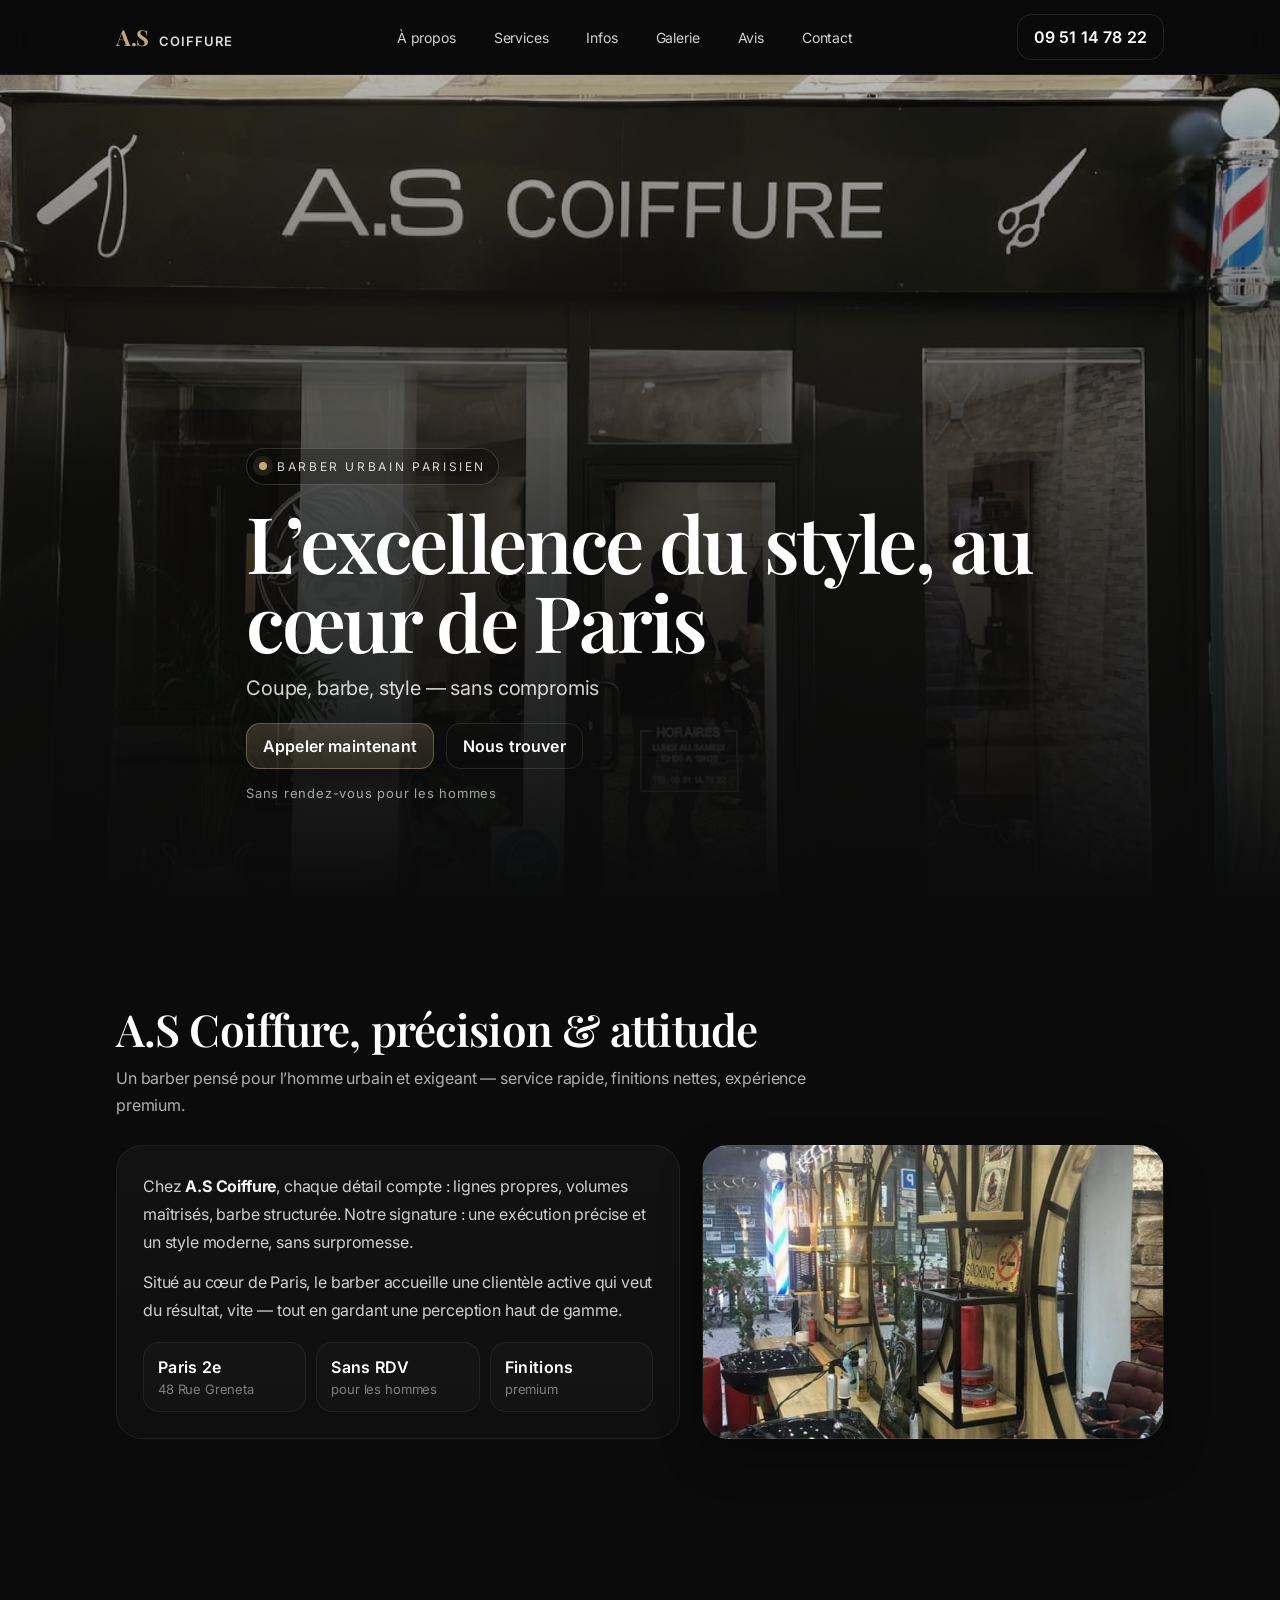
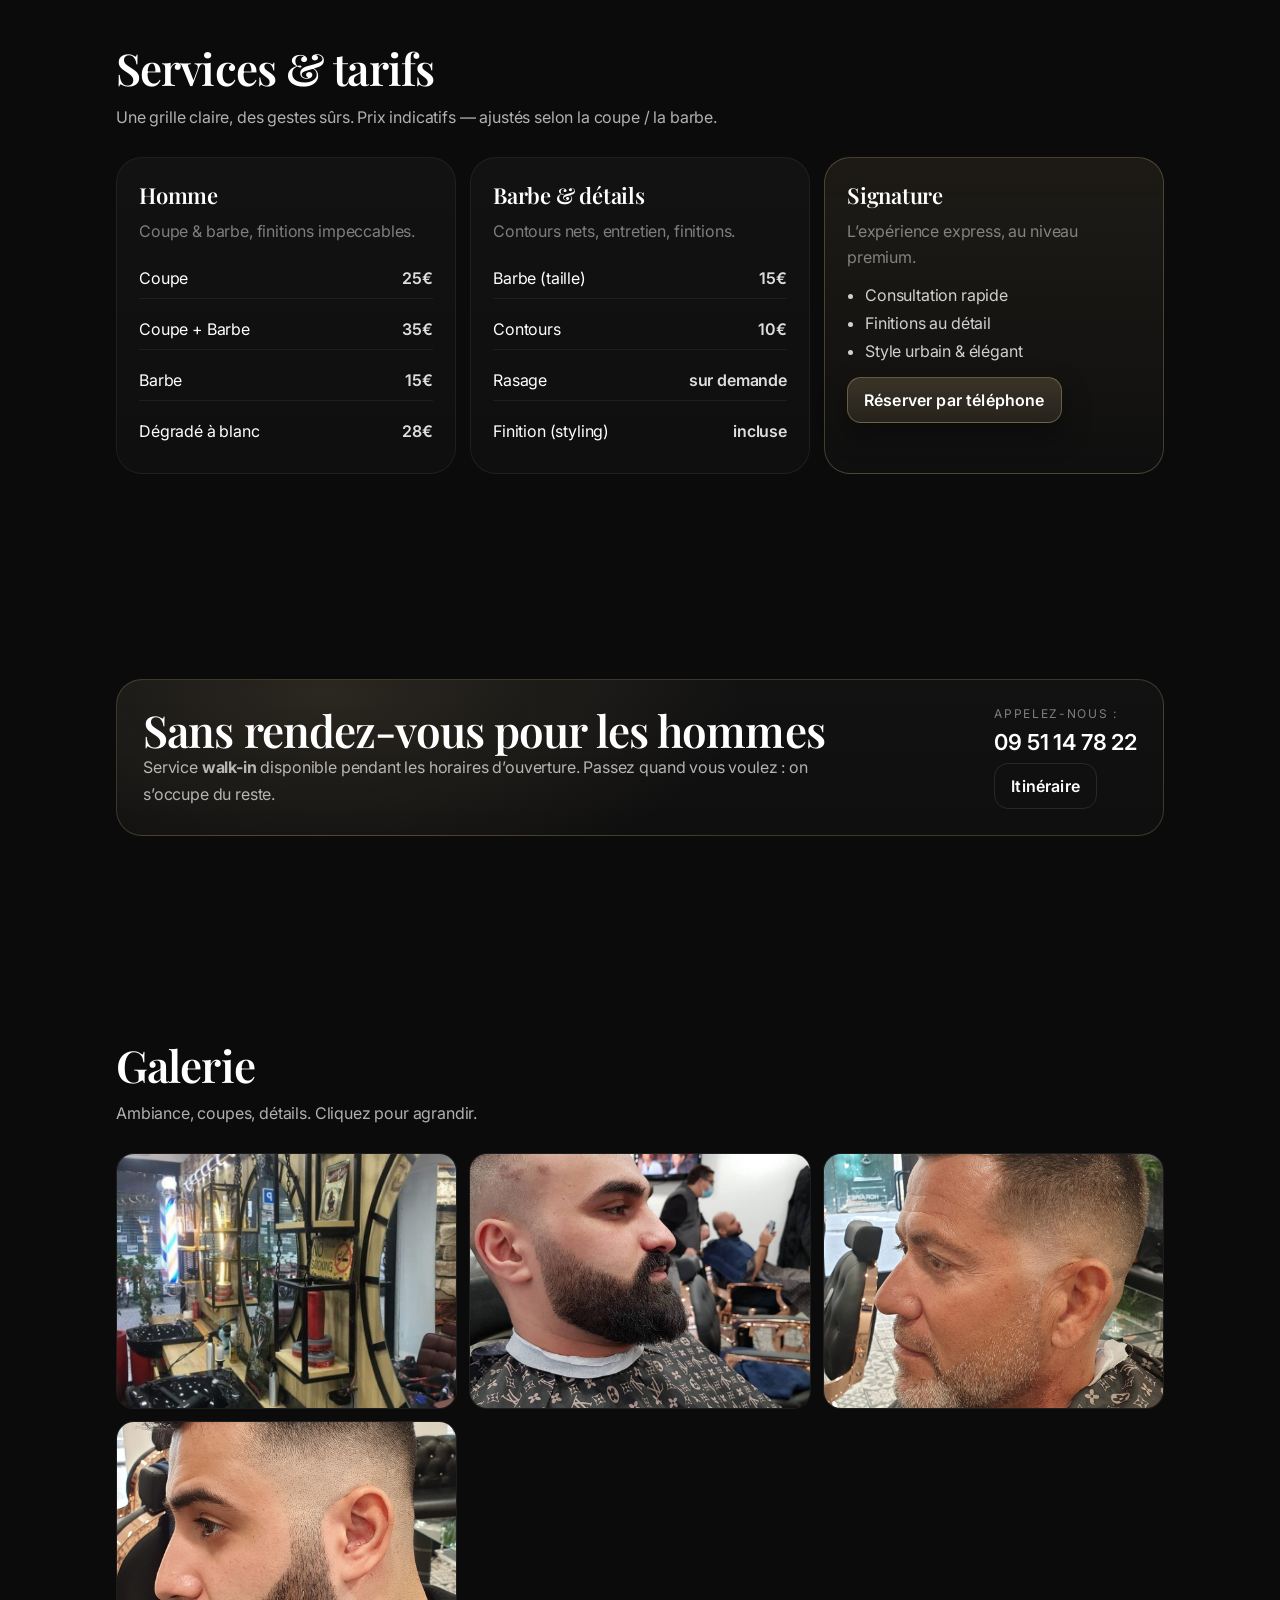
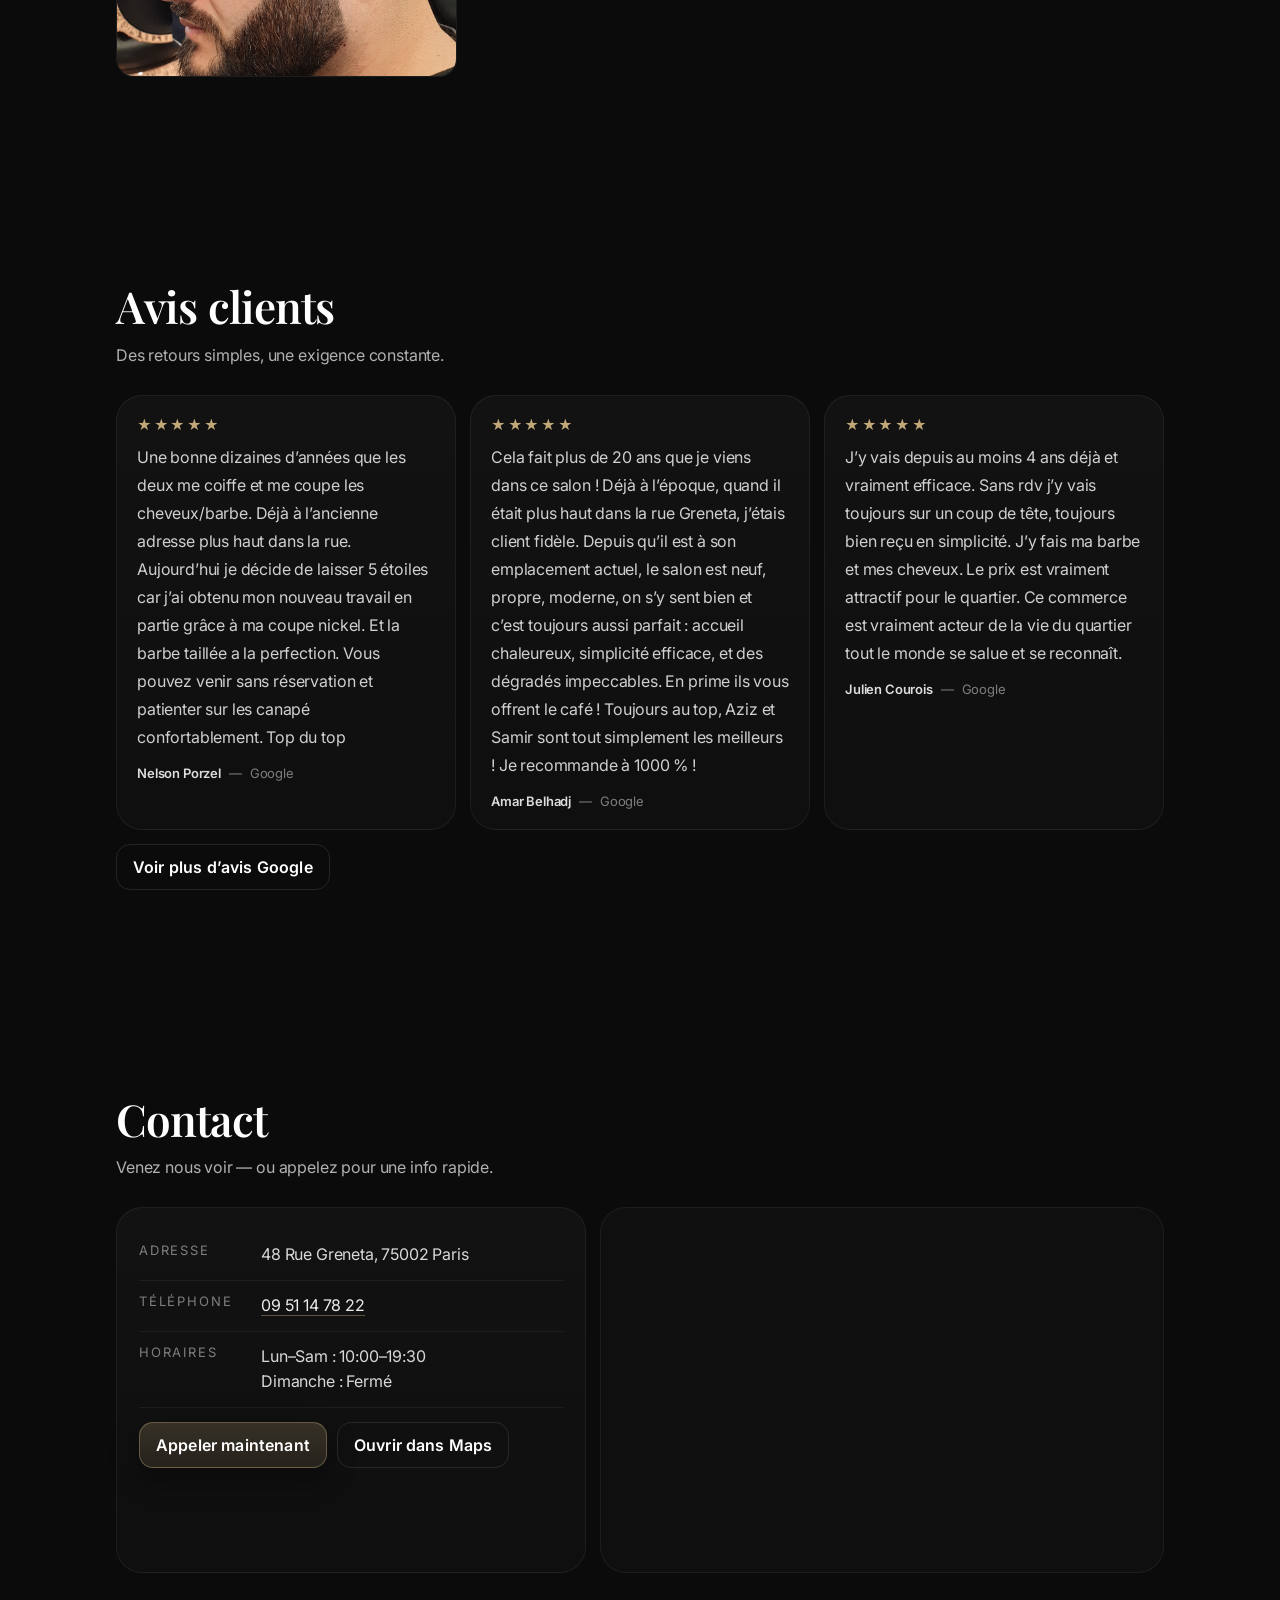
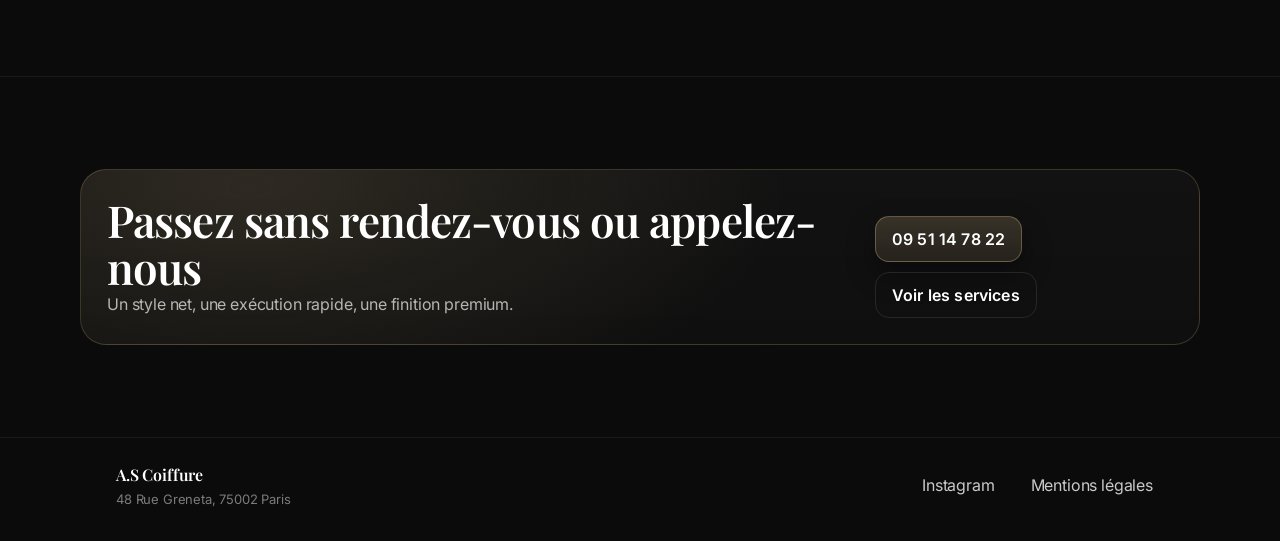
<file: index.html>
<!doctype html>
<html lang="fr">
  <head>
    <meta charset="utf-8" />
    <meta name="viewport" content="width=device-width, initial-scale=1" />
    <meta name="description" content="A.S Coiffure — salon urbain parisien. Coupe, barbe, style — sans compromis." />
    <title>A.S Coiffure — Paris</title>
    <link rel="preconnect" href="https://fonts.googleapis.com" />
    <link rel="preconnect" href="https://fonts.gstatic.com" crossorigin />
    <link href="https://fonts.googleapis.com/css2?family=Inter:wght@300;400;500;600&family=Playfair+Display:wght@500;600;700&display=swap" rel="stylesheet" />
    <link rel="stylesheet" href="styles.css" />
  </head>
  <body>
    <a class="skip" href="#main">Aller au contenu</a>

    <header class="header" id="top">
      <div class="container headerInner">
        <a class="brand" href="#top" aria-label="A.S Coiffure">
          <span class="brandMark" aria-hidden="true">A.S</span>
          <span class="brandText">Coiffure</span>
        </a>

        <nav class="nav" aria-label="Navigation">
          <a class="navLink" href="#about">À propos</a>
          <a class="navLink" href="#services">Services</a>
          <a class="navLink" href="#keyinfo">Infos</a>
          <a class="navLink" href="#gallery">Galerie</a>
          <a class="navLink" href="#avis">Avis</a>
          <a class="navLink" href="#contact">Contact</a>
        </nav>

        <div class="headerActions">
          <a class="btn btnGhost" href="tel:+33951147822">09 51 14 78 22</a>
          <button class="burger" type="button" aria-label="Ouvrir le menu" aria-expanded="false" aria-controls="mobileMenu">
            <span></span><span></span>
          </button>
        </div>
      </div>

      <div class="mobileMenu" id="mobileMenu" hidden>
        <div class="container mobileMenuInner">
          <a class="mobileLink" href="#about">À propos</a>
          <a class="mobileLink" href="#services">Services</a>
          <a class="mobileLink" href="#keyinfo">Infos</a>
          <a class="mobileLink" href="#gallery">Galerie</a>
          <a class="mobileLink" href="#avis">Avis</a>
          <a class="mobileLink" href="#contact">Contact</a>
          <div class="mobileCtas">
            <a class="btn" href="tel:+33951147822">Appeler maintenant</a>
            <a class="btn btnGhost" href="#contact">Nous trouver</a>
          </div>
        </div>
      </div>
    </header>

    <main id="main">
      <section class="hero" aria-label="A.S Coiffure">
        <div class="heroMedia" aria-hidden="true"></div>
        <div class="heroOverlay" aria-hidden="true"></div>

        <div class="container heroContent">
          <div class="heroKicker" data-reveal>
            <span class="dot" aria-hidden="true"></span>
            Barber urbain parisien
          </div>
          <h1 class="heroTitle" data-reveal>L’excellence du style, au cœur de Paris</h1>
          <p class="heroSub" data-reveal>Coupe, barbe, style — sans compromis</p>

          <div class="heroCtas" data-reveal>
            <a class="btn" href="tel:+33951147822">Appeler maintenant</a>
            <a class="btn btnGhost" href="#contact">Nous trouver</a>
          </div>

          <p class="heroNote" data-reveal>Sans rendez-vous pour les hommes</p>
        </div>
      </section>

      <section class="section" id="about">
        <div class="container">
          <div class="sectionHead" data-reveal>
            <h2 class="h2">A.S Coiffure, précision & attitude</h2>
            <p class="lead">Un barber pensé pour l’homme urbain et exigeant — service rapide, finitions nettes, expérience premium.</p>
          </div>

          <div class="aboutGrid">
            <div class="aboutText" data-reveal>
              <p>Chez <strong>A.S Coiffure</strong>, chaque détail compte : lignes propres, volumes maîtrisés, barbe structurée. Notre signature : une exécution précise et un style moderne, sans surpromesse.</p>
              <p>Situé au cœur de Paris, le barber accueille une clientèle active qui veut du résultat, vite — tout en gardant une perception haut de gamme.</p>
              <div class="aboutStats">
                <div class="stat">
                  <div class="statVal">Paris 2e</div>
                  <div class="statLbl">48 Rue Greneta</div>
                </div>
                <div class="stat">
                  <div class="statVal">Sans RDV</div>
                  <div class="statLbl">pour les hommes</div>
                </div>
                <div class="stat">
                  <div class="statVal">Finitions</div>
                  <div class="statLbl">premium</div>
                </div>
              </div>
            </div>
            <div class="aboutMedia" data-reveal aria-label="Intérieur du salon"></div>
          </div>
        </div>
      </section>

      <section class="section" id="services">
        <div class="container">
          <div class="sectionHead" data-reveal>
            <h2 class="h2">Services & tarifs</h2>
            <p class="lead">Une grille claire, des gestes sûrs. Prix indicatifs — ajustés selon la coupe / la barbe.</p>
          </div>

          <div class="servicesGrid">
            <article class="card" data-reveal>
              <div class="cardTop">
                <h3 class="h3">Homme</h3>
                <p class="muted">Coupe & barbe, finitions impeccables.</p>
              </div>
              <ul class="priceList">
                <li><span>Coupe</span><span class="price">25€</span></li>
                <li><span>Coupe + Barbe</span><span class="price">35€</span></li>
                <li><span>Barbe</span><span class="price">15€</span></li>
                <li><span>Dégradé à blanc</span><span class="price">28€</span></li>
              </ul>
            </article>

            <article class="card" data-reveal>
              <div class="cardTop">
                <h3 class="h3">Barbe & détails</h3>
                <p class="muted">Contours nets, entretien, finitions.</p>
              </div>
              <ul class="priceList">
                <li><span>Barbe (taille)</span><span class="price">15€</span></li>
                <li><span>Contours</span><span class="price">10€</span></li>
                <li><span>Rasage</span><span class="price">sur demande</span></li>
                <li><span>Finition (styling)</span><span class="price">incluse</span></li>
              </ul>
            </article>

            <article class="card cardAccent" data-reveal>
              <div class="cardTop">
                <h3 class="h3">Signature</h3>
                <p class="muted">L’expérience express, au niveau premium.</p>
              </div>
              <ul class="bullets">
                <li>Consultation rapide</li>
                <li>Finitions au détail</li>
                <li>Style urbain & élégant</li>
              </ul>
              <div class="cardCta">
                <a class="btn" href="tel:+33951147822">Réserver par téléphone</a>
              </div>
            </article>
          </div>
        </div>
      </section>

      <section class="section" id="keyinfo">
        <div class="container">
          <div class="keyInfo" data-reveal>
            <div class="keyInfoText">
              <h2 class="h2">Sans rendez-vous pour les hommes</h2>
              <p class="lead">Service <strong>walk-in</strong> disponible pendant les horaires d’ouverture. Passez quand vous voulez : on s’occupe du reste.</p>
            </div>
            <div class="keyInfoCta">
              <div class="keyInfoLine">Appelez-nous :</div>
              <a class="keyInfoPhone" href="tel:+33951147822">09 51 14 78 22</a>
              <a class="btn btnGhost" href="#contact">Itinéraire</a>
            </div>
          </div>
        </div>
      </section>

      <section class="section" id="gallery">
        <div class="container">
          <div class="sectionHead" data-reveal>
            <h2 class="h2">Galerie</h2>
            <p class="lead">Ambiance, coupes, détails. Cliquez pour agrandir.</p>
          </div>

          <div class="galleryGrid" data-reveal>
            <button class="gItem" type="button" data-lightbox data-src="photo/1.jpg" aria-label="Ouvrir l’image 1">
              <img alt="Galerie A.S Coiffure 1" loading="lazy" src="photo/1.jpg" />
            </button>
            <button class="gItem" type="button" data-lightbox data-src="photo/2.jpg" aria-label="Ouvrir l’image 2">
              <img alt="Galerie A.S Coiffure 2" loading="lazy" src="photo/2.jpg" />
            </button>
            <button class="gItem" type="button" data-lightbox data-src="photo/3.jpg" aria-label="Ouvrir l’image 3">
              <img alt="Galerie A.S Coiffure 3" loading="lazy" src="photo/3.jpg" />
            </button>
            <button class="gItem" type="button" data-lightbox data-src="photo/4.jpg" aria-label="Ouvrir l’image 4">
              <img alt="Galerie A.S Coiffure 4" loading="lazy" src="photo/4.jpg" />
            </button>
          </div>
        </div>
      </section>

      <section class="section" id="avis">
        <div class="container">
          <div class="sectionHead" data-reveal>
            <h2 class="h2">Avis clients</h2>
            <p class="lead">Des retours simples, une exigence constante.</p>
          </div>

          <div class="testimonials" data-reveal>
            <article class="tCard">
              <div class="stars" aria-label="5 étoiles">★★★★★</div>
              <p class="tText">Une bonne dizaines d’années que les deux me coiffe et me coupe les cheveux/barbe. Déjà à l’ancienne adresse plus haut dans la rue. Aujourd’hui je décide de laisser 5 étoiles car j’ai obtenu mon nouveau travail en partie grâce à ma coupe nickel. Et la barbe taillée a la perfection. Vous pouvez venir sans réservation et patienter sur les canapé confortablement. Top du top</p>
              <div class="tMeta"><span class="tName">Nelson Porzel</span><span class="tSep">—</span><span class="tWhere">Google</span></div>
            </article>
            <article class="tCard">
              <div class="stars" aria-label="5 étoiles">★★★★★</div>
              <p class="tText">Cela fait plus de 20 ans que je viens dans ce salon ! Déjà à l’époque, quand il était plus haut dans la rue Greneta, j’étais client fidèle. Depuis qu’il est à son emplacement actuel, le salon est neuf, propre, moderne, on s’y sent bien et c’est toujours aussi parfait : accueil chaleureux, simplicité efficace, et des dégradés impeccables. En prime ils vous offrent le café ! Toujours au top, Aziz et Samir sont tout simplement les meilleurs ! Je recommande à 1000 % !</p>
              <div class="tMeta"><span class="tName">Amar Belhadj</span><span class="tSep">—</span><span class="tWhere">Google</span></div>
            </article>
            <article class="tCard">
              <div class="stars" aria-label="5 étoiles">★★★★★</div>
              <p class="tText">J’y vais depuis au moins 4 ans déjà et vraiment efficace. Sans rdv j’y vais toujours sur un coup de tête, toujours bien reçu en simplicité. J’y fais ma barbe et mes cheveux. Le prix est vraiment attractif pour le quartier. Ce commerce est vraiment acteur de la vie du quartier tout le monde se salue et se reconnaît.</p>
              <div class="tMeta"><span class="tName">Julien Courois</span><span class="tSep">—</span><span class="tWhere">Google</span></div>
            </article>
          </div>

          <div class="heroCtas" style="margin-top:14px" data-reveal>
            <a class="btn btnGhost" href="https://share.google/VwBznQOqQP7wOGjXn" target="_blank" rel="noreferrer">Voir plus d’avis Google</a>
          </div>
        </div>
      </section>

      <section class="section" id="contact">
        <div class="container">
          <div class="sectionHead" data-reveal>
            <h2 class="h2">Contact</h2>
            <p class="lead">Venez nous voir — ou appelez pour une info rapide.</p>
          </div>

          <div class="contactGrid">
            <div class="contactCard" data-reveal>
              <div class="contactRow">
                <div class="label">Adresse</div>
                <div class="value">48 Rue Greneta, 75002 Paris</div>
              </div>
              <div class="contactRow">
                <div class="label">Téléphone</div>
                <div class="value"><a class="link" href="tel:+33951147822">09 51 14 78 22</a></div>
              </div>
              <div class="contactRow">
                <div class="label">Horaires</div>
                <div class="value">
                  Lun–Sam : 10:00–19:30<br />
                  Dimanche : Fermé
                </div>
              </div>

              <div class="contactCtas">
                <a class="btn" href="tel:+33951147822">Appeler maintenant</a>
                <a class="btn btnGhost" href="https://www.google.com/maps?q=48%20Rue%20Greneta%2075002%20Paris" target="_blank" rel="noreferrer">Ouvrir dans Maps</a>
              </div>
            </div>

            <div class="map" data-reveal>
              <iframe
                title="Google Maps — A.S Coiffure"
                loading="lazy"
                referrerpolicy="no-referrer-when-downgrade"
                src="https://www.google.com/maps?q=48%20Rue%20Greneta%2075002%20Paris&output=embed"
              ></iframe>
            </div>
          </div>
        </div>
      </section>

      <section class="cta">
        <div class="container ctaInner" data-reveal>
          <div>
            <h2 class="h2">Passez sans rendez-vous ou appelez-nous</h2>
            <p class="lead">Un style net, une exécution rapide, une finition premium.</p>
          </div>
          <div class="ctaActions">
            <a class="btn" href="tel:+33951147822">09 51 14 78 22</a>
            <a class="btn btnGhost" href="#services">Voir les services</a>
          </div>
        </div>
      </section>
    </main>

    <footer class="footer">
      <div class="container footerInner">
        <div class="footLeft">
          <div class="footBrand">A.S Coiffure</div>
          <div class="footMeta">48 Rue Greneta, 75002 Paris</div>
        </div>
        <div class="footRight">
          <a class="footLink" href="https://www.instagram.com/a.s.coiffure/" target="_blank" rel="noreferrer">Instagram</a>
          <a class="footLink" href="mentions-legales.html">Mentions légales</a>
        </div>
      </div>
    </footer>

    <div class="lightbox" id="lightbox" aria-hidden="true">
      <div class="lightboxBackdrop" data-close></div>
      <div class="lightboxDialog" role="dialog" aria-modal="true" aria-label="Agrandissement image">
        <button class="lightboxClose" type="button" data-close aria-label="Fermer">×</button>
        <img id="lightboxImg" alt="" />
      </div>
    </div>

    <script src="script.js" defer></script>
  </body>
</html>
</file>
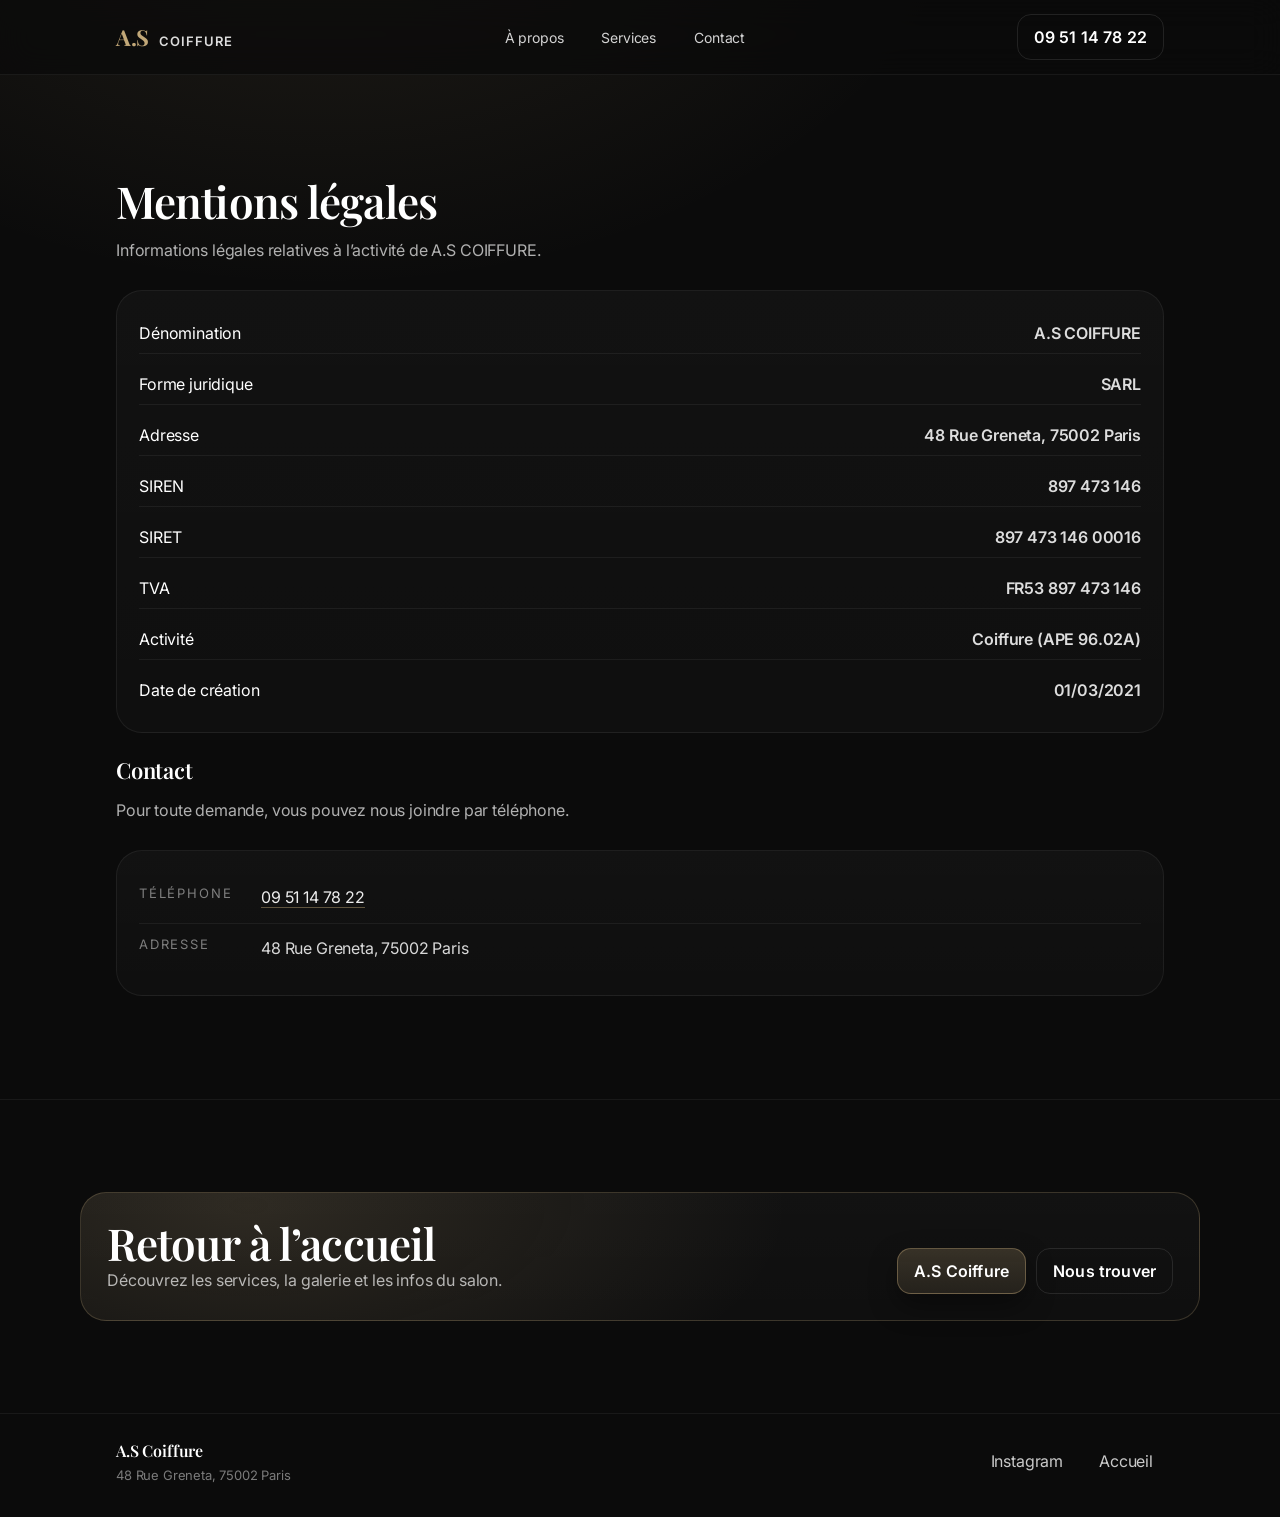
<file: mentions-legales.html>
<!doctype html>
<html lang="fr">
  <head>
    <meta charset="utf-8" />
    <meta name="viewport" content="width=device-width, initial-scale=1" />
    <meta name="description" content="Mentions légales — A.S Coiffure" />
    <title>Mentions légales — A.S Coiffure</title>
    <link rel="preconnect" href="https://fonts.googleapis.com" />
    <link rel="preconnect" href="https://fonts.gstatic.com" crossorigin />
    <link href="https://fonts.googleapis.com/css2?family=Inter:wght@300;400;500;600&family=Playfair+Display:wght@500;600;700&display=swap" rel="stylesheet" />
    <link rel="stylesheet" href="styles.css" />
  </head>
  <body>
    <a class="skip" href="#main">Aller au contenu</a>

    <header class="header" id="top">
      <div class="container headerInner">
        <a class="brand" href="index.html#top" aria-label="Retour à l’accueil">
          <span class="brandMark" aria-hidden="true">A.S</span>
          <span class="brandText">Coiffure</span>
        </a>

        <nav class="nav" aria-label="Navigation">
          <a class="navLink" href="index.html#about">À propos</a>
          <a class="navLink" href="index.html#services">Services</a>
          <a class="navLink" href="index.html#contact">Contact</a>
        </nav>

        <div class="headerActions">
          <a class="btn btnGhost" href="tel:+33951147822">09 51 14 78 22</a>
          <button class="burger" type="button" aria-label="Ouvrir le menu" aria-expanded="false" aria-controls="mobileMenu">
            <span></span><span></span>
          </button>
        </div>
      </div>

      <div class="mobileMenu" id="mobileMenu" hidden>
        <div class="container mobileMenuInner">
          <a class="mobileLink" href="index.html#about">À propos</a>
          <a class="mobileLink" href="index.html#services">Services</a>
          <a class="mobileLink" href="index.html#contact">Contact</a>
          <div class="mobileCtas">
            <a class="btn" href="tel:+33951147822">Appeler maintenant</a>
            <a class="btn btnGhost" href="index.html#contact">Nous trouver</a>
          </div>
        </div>
      </div>
    </header>

    <main id="main">
      <section class="section">
        <div class="container">
          <div class="sectionHead" data-reveal>
            <h1 class="h2">Mentions légales</h1>
            <p class="lead">Informations légales relatives à l’activité de A.S COIFFURE.</p>
          </div>

          <div class="card" data-reveal>
            <ul class="priceList">
              <li><span>Dénomination</span><span class="price">A.S COIFFURE</span></li>
              <li><span>Forme juridique</span><span class="price">SARL</span></li>
              <li><span>Adresse</span><span class="price">48 Rue Greneta, 75002 Paris</span></li>
              <li><span>SIREN</span><span class="price">897 473 146</span></li>
              <li><span>SIRET</span><span class="price">897 473 146 00016</span></li>
              <li><span>TVA</span><span class="price">FR53 897 473 146</span></li>
              <li><span>Activité</span><span class="price">Coiffure (APE 96.02A)</span></li>
              <li><span>Date de création</span><span class="price">01/03/2021</span></li>
            </ul>
          </div>

          <div class="sectionHead" style="margin-top:22px" data-reveal>
            <h2 class="h3">Contact</h2>
            <p class="lead">Pour toute demande, vous pouvez nous joindre par téléphone.</p>
          </div>

          <div class="contactCard" data-reveal>
            <div class="contactRow">
              <div class="label">Téléphone</div>
              <div class="value"><a class="link" href="tel:+33951147822">09 51 14 78 22</a></div>
            </div>
            <div class="contactRow">
              <div class="label">Adresse</div>
              <div class="value">48 Rue Greneta, 75002 Paris</div>
            </div>
          </div>
        </div>
      </section>

      <section class="cta">
        <div class="container ctaInner" data-reveal>
          <div>
            <h2 class="h2">Retour à l’accueil</h2>
            <p class="lead">Découvrez les services, la galerie et les infos du salon.</p>
          </div>
          <div class="ctaActions">
            <a class="btn" href="index.html#top">A.S Coiffure</a>
            <a class="btn btnGhost" href="index.html#contact">Nous trouver</a>
          </div>
        </div>
      </section>
    </main>

    <footer class="footer">
      <div class="container footerInner">
        <div class="footLeft">
          <div class="footBrand">A.S Coiffure</div>
          <div class="footMeta">48 Rue Greneta, 75002 Paris</div>
        </div>
        <div class="footRight">
          <a class="footLink" href="https://www.instagram.com/a.s.coiffure/" target="_blank" rel="noreferrer">Instagram</a>
          <a class="footLink" href="index.html">Accueil</a>
        </div>
      </div>
    </footer>

    <script src="script.js" defer></script>
  </body>
</html>
</file>
<file: styles.css>
:root{
  --bg:#0B0B0B;
  --panel:#0f0f0f;
  --panel-2:#1A1A1A;
  --text:#FFFFFF;
  --muted:rgba(255,255,255,.68);
  --muted2:rgba(255,255,255,.46);
  --line:rgba(255,255,255,.10);
  --line2:rgba(255,255,255,.06);
  --accent:#C2A878;

  --serif:"Playfair Display", ui-serif, Georgia, serif;
  --sans:Inter, ui-sans-serif, system-ui, -apple-system, Segoe UI, Roboto, Helvetica, Arial;

  --radius:18px;
  --radius2:26px;

  --shadow:0 22px 60px rgba(0,0,0,.55);
  --shadow-soft:0 18px 44px rgba(0,0,0,.30);

  --container:1120px;
  --pad:clamp(18px, 3.6vw, 36px);
  --section:clamp(54px, 8vw, 110px);

  --ease:cubic-bezier(.2,.9,.2,1);
  --ease2:cubic-bezier(.2,.6,.2,1);
  --speed:220ms;
}

*{box-sizing:border-box}
html{scroll-behavior:smooth}
body{
  margin:0;
  font-family:var(--sans);
  background:radial-gradient(1200px 800px at 25% -10%, rgba(194,168,120,.12), transparent 55%), var(--bg);
  color:var(--text);
  letter-spacing:-.01em;
}

img{max-width:100%;display:block}
button{font:inherit}

.skip{
  position:absolute;
  left:10px;
  top:-60px;
  padding:10px 14px;
  border-radius:12px;
  background:var(--panel-2);
  color:var(--text);
  text-decoration:none;
  border:1px solid var(--line);
  transition:transform var(--speed) var(--ease);
}
.skip:focus{top:10px}

.container{max-width:var(--container);margin:0 auto;padding:0 var(--pad)}

.header{
  position:sticky;
  top:0;
  z-index:50;
  background:rgba(11,11,11,.72);
  backdrop-filter:blur(16px);
  border-bottom:1px solid var(--line2);
}
.headerInner{display:flex;align-items:center;justify-content:space-between;gap:18px;min-height:74px}

.brand{display:flex;align-items:baseline;gap:10px;color:var(--text);text-decoration:none}
.brandMark{font-family:var(--serif);font-weight:700;letter-spacing:-.02em;font-size:22px;color:var(--accent)}
.brandText{font-weight:600;letter-spacing:.08em;text-transform:uppercase;font-size:13px;color:rgba(255,255,255,.86)}

.nav{display:flex;gap:18px;align-items:center}
.navLink{
  color:rgba(255,255,255,.82);
  text-decoration:none;
  font-size:14px;
  padding:10px 10px;
  border-radius:12px;
  transition:background var(--speed) var(--ease2), color var(--speed) var(--ease2);
}
.navLink:hover{background:rgba(255,255,255,.06);color:var(--text)}

.headerActions{display:flex;align-items:center;gap:10px}

.btn{
  display:inline-flex;
  align-items:center;
  justify-content:center;
  gap:10px;
  padding:12px 16px;
  border-radius:14px;
  border:1px solid rgba(194,168,120,.40);
  background:linear-gradient(180deg, rgba(194,168,120,.22), rgba(194,168,120,.12));
  color:var(--text);
  text-decoration:none;
  font-weight:600;
  letter-spacing:.01em;
  cursor:pointer;
  transition:transform var(--speed) var(--ease2), background var(--speed) var(--ease2), border-color var(--speed) var(--ease2);
  box-shadow:0 12px 28px rgba(0,0,0,.38);
}
.btn:hover{transform:translateY(-1px);border-color:rgba(194,168,120,.72)}
.btn:active{transform:translateY(0px) scale(.99)}

.btnGhost{
  background:transparent;
  border:1px solid var(--line);
  box-shadow:none;
}
.btnGhost:hover{background:rgba(255,255,255,.06);border-color:rgba(255,255,255,.18)}

.burger{
  width:44px;
  height:44px;
  border-radius:14px;
  border:1px solid var(--line);
  background:transparent;
  cursor:pointer;
  display:none;
  align-items:center;
  justify-content:center;
  gap:6px;
}
.burger span{display:block;width:18px;height:2px;background:rgba(255,255,255,.86);border-radius:2px}

.mobileMenu{border-top:1px solid var(--line2);background:rgba(11,11,11,.88);backdrop-filter:blur(16px)}
.mobileMenuInner{padding:16px var(--pad) 22px;display:grid;gap:10px}
.mobileLink{color:rgba(255,255,255,.86);text-decoration:none;padding:12px 12px;border-radius:14px;border:1px solid var(--line2);background:rgba(255,255,255,.03)}
.mobileCtas{display:grid;grid-template-columns:1fr 1fr;gap:10px;margin-top:6px}

.hero{
  position:relative;
  min-height:92vh;
  display:flex;
  align-items:flex-end;
  padding:calc(var(--section) * .75) 0 var(--section);
}
.heroMedia{
  position:absolute;
  inset:0;
  background:
    radial-gradient(900px 520px at 30% 15%, rgba(194,168,120,.18), transparent 62%),
    url("photo/salon.jpg") center/cover no-repeat;
  filter:saturate(.92) contrast(1.02);
}
.heroOverlay{
  position:absolute;
  inset:0;
  background:linear-gradient(180deg, rgba(11,11,11,.28) 0%, rgba(11,11,11,.78) 55%, rgba(11,11,11,1) 100%);
}
.heroContent{position:relative;z-index:1;max-width:860px}

.heroKicker{
  display:inline-flex;
  align-items:center;
  gap:10px;
  font-size:12px;
  letter-spacing:.22em;
  text-transform:uppercase;
  color:rgba(255,255,255,.82);
  padding:10px 12px;
  border-radius:999px;
  border:1px solid rgba(255,255,255,.16);
  background:rgba(0,0,0,.24);
}
.dot{width:8px;height:8px;border-radius:999px;background:var(--accent);box-shadow:0 0 0 6px rgba(194,168,120,.12)}

.heroTitle{
  font-family:var(--serif);
  font-weight:600;
  font-size:clamp(42px, 6.2vw, 78px);
  line-height:1.02;
  margin:18px 0 12px;
  letter-spacing:-.03em;
}
.heroSub{margin:0;color:rgba(255,255,255,.82);font-size:clamp(16px, 2.2vw, 20px);line-height:1.45;max-width:56ch}
.heroCtas{display:flex;gap:12px;flex-wrap:wrap;margin-top:20px}
.heroNote{margin:16px 0 0;color:rgba(255,255,255,.62);font-size:13px;letter-spacing:.06em}

.section{padding:var(--section) 0}
.sectionHead{display:grid;gap:12px;margin-bottom:26px}
.h2{font-family:var(--serif);font-weight:600;margin:0;font-size:clamp(28px, 3.6vw, 44px);letter-spacing:-.02em;line-height:1.08}
.h3{font-family:var(--serif);font-weight:600;margin:0;font-size:22px;letter-spacing:-.01em}
.lead{margin:0;color:var(--muted);font-size:16px;line-height:1.7;max-width:72ch}
.muted{margin:0;color:var(--muted2);line-height:1.65}

.aboutGrid{display:grid;grid-template-columns:1.1fr .9fr;gap:22px;align-items:stretch}
.aboutText{
  border:1px solid var(--line2);
  background:linear-gradient(180deg, rgba(255,255,255,.03), rgba(255,255,255,.02));
  border-radius:var(--radius2);
  padding:26px;
}
.aboutText p{margin:0 0 12px;color:rgba(255,255,255,.80);line-height:1.75}
.aboutText p:last-child{margin-bottom:0}
.aboutText strong{color:rgba(255,255,255,.95)}

.aboutMedia{
  border-radius:var(--radius2);
  border:1px solid var(--line2);
  background:
    radial-gradient(520px 300px at 60% 15%, rgba(194,168,120,.20), transparent 60%),
    url("photo/1.jpg") center/cover no-repeat;
  box-shadow:var(--shadow-soft);
}

.aboutStats{display:grid;grid-template-columns:repeat(3, 1fr);gap:10px;margin-top:18px}
.stat{border:1px solid var(--line2);background:rgba(255,255,255,.02);border-radius:16px;padding:14px}
.statVal{font-weight:600;letter-spacing:.02em}
.statLbl{margin-top:4px;color:var(--muted2);font-size:13px}

.servicesGrid{display:grid;grid-template-columns:repeat(3, 1fr);gap:14px}
.card{
  border-radius:var(--radius2);
  border:1px solid var(--line2);
  background:linear-gradient(180deg, rgba(255,255,255,.03), rgba(255,255,255,.02));
  padding:22px;
  transition:transform var(--speed) var(--ease2), border-color var(--speed) var(--ease2), background var(--speed) var(--ease2);
}
.card:hover{transform:translateY(-3px);border-color:rgba(194,168,120,.30);background:linear-gradient(180deg, rgba(194,168,120,.08), rgba(255,255,255,.02))}
.cardTop{display:grid;gap:8px;margin-bottom:14px}
.priceList{list-style:none;padding:0;margin:0;display:grid;gap:10px}
.priceList li{display:flex;justify-content:space-between;gap:12px;padding:10px 0;border-bottom:1px solid rgba(255,255,255,.06)}
.priceList li:last-child{border-bottom:0}
.price{color:rgba(255,255,255,.86);font-weight:600}
.bullets{margin:0;padding-left:18px;display:grid;gap:8px;color:rgba(255,255,255,.80)}
.cardCta{margin-top:16px}
.cardAccent{border-color:rgba(194,168,120,.30);background:linear-gradient(180deg, rgba(194,168,120,.10), rgba(255,255,255,.02))}

.keyInfo{
  display:flex;
  align-items:center;
  justify-content:space-between;
  gap:18px;
  padding:26px;
  border-radius:var(--radius2);
  border:1px solid rgba(194,168,120,.26);
  background:
    radial-gradient(700px 320px at 20% 10%, rgba(194,168,120,.14), transparent 60%),
    linear-gradient(180deg, rgba(255,255,255,.03), rgba(255,255,255,.02));
}
.keyInfoCta{display:grid;gap:8px;justify-items:start}
.keyInfoLine{color:var(--muted2);letter-spacing:.14em;text-transform:uppercase;font-size:12px}
.keyInfoPhone{font-size:22px;font-weight:600;color:var(--text);text-decoration:none}
.keyInfoPhone:hover{color:rgba(255,255,255,.92)}

.galleryGrid{display:grid;grid-template-columns:repeat(3, 1fr);gap:12px}
.gItem{
  position:relative;
  border:1px solid var(--line2);
  border-radius:18px;
  overflow:hidden;
  background:var(--panel);
  cursor:pointer;
  padding:0;
  aspect-ratio:4/3;
}
.gItem img{width:100%;height:100%;object-fit:cover;transform:scale(1.02);transition:transform 520ms var(--ease), filter 520ms var(--ease)}
.gItem:hover img{transform:scale(1.08);filter:contrast(1.05) saturate(1.05)}

.testimonials{display:grid;grid-template-columns:repeat(3, 1fr);gap:14px}
.tCard{
  border:1px solid var(--line2);
  background:linear-gradient(180deg, rgba(255,255,255,.03), rgba(255,255,255,.02));
  border-radius:var(--radius2);
  padding:20px;
}
.stars{color:var(--accent);letter-spacing:.12em;font-size:14px}
.tText{margin:10px 0 0;color:rgba(255,255,255,.80);line-height:1.75}
.tMeta{margin-top:14px;color:var(--muted2);font-size:13px;display:flex;gap:8px;align-items:center}
.tName{color:rgba(255,255,255,.86);font-weight:600}

.contactGrid{display:grid;grid-template-columns:1fr 1.2fr;gap:14px;align-items:stretch}
.contactCard{
  border-radius:var(--radius2);
  border:1px solid var(--line2);
  background:linear-gradient(180deg, rgba(255,255,255,.03), rgba(255,255,255,.02));
  padding:22px;
}
.contactRow{display:grid;grid-template-columns:110px 1fr;gap:12px;padding:12px 0;border-bottom:1px solid rgba(255,255,255,.06)}
.contactRow:last-child{border-bottom:0}
.label{color:var(--muted2);font-size:13px;letter-spacing:.14em;text-transform:uppercase}
.value{color:rgba(255,255,255,.84);line-height:1.6}
.link{color:rgba(255,255,255,.92);text-decoration:none;border-bottom:1px solid rgba(194,168,120,.44)}
.link:hover{color:var(--text);border-bottom-color:rgba(194,168,120,.76)}
.contactCtas{display:flex;gap:10px;flex-wrap:wrap;margin-top:14px}

.map{border-radius:var(--radius2);overflow:hidden;border:1px solid var(--line2);background:var(--panel)}
.map iframe{width:100%;height:100%;min-height:360px;border:0;filter:grayscale(1) contrast(1.05) brightness(.9)}

.cta{padding:calc(var(--section) * .9) 0;border-top:1px solid var(--line2)}
.ctaInner{
  display:flex;
  align-items:flex-end;
  justify-content:space-between;
  gap:18px;
  border-radius:var(--radius2);
  border:1px solid rgba(194,168,120,.24);
  background:
    radial-gradient(900px 400px at 15% 10%, rgba(194,168,120,.16), transparent 60%),
    linear-gradient(180deg, rgba(255,255,255,.03), rgba(255,255,255,.02));
  padding:26px;
}
.ctaActions{display:flex;gap:10px;flex-wrap:wrap}

.footer{padding:26px 0 34px;border-top:1px solid var(--line2)}
.footerInner{display:flex;align-items:flex-start;justify-content:space-between;gap:18px}
.footBrand{font-family:var(--serif);font-weight:600;letter-spacing:-.01em}
.footMeta{margin-top:6px;color:var(--muted2);font-size:13px}
.footRight{display:flex;gap:14px;flex-wrap:wrap}
.footLink{color:rgba(255,255,255,.78);text-decoration:none;padding:10px 10px;border-radius:12px;border:1px solid transparent}
.footLink:hover{color:var(--text);border-color:rgba(255,255,255,.12);background:rgba(255,255,255,.04)}

.lightbox{
  position:fixed;
  inset:0;
  display:none;
  z-index:100;
}
.lightbox.open{display:block}
.lightboxBackdrop{position:absolute;inset:0;background:rgba(0,0,0,.72);backdrop-filter:blur(8px)}
.lightboxDialog{position:relative;z-index:1;max-width:min(980px, calc(100% - 36px));margin:6vh auto 0;border-radius:20px;overflow:hidden;border:1px solid rgba(255,255,255,.12);box-shadow:var(--shadow)}
.lightboxDialog img{width:100%;height:auto;display:block}
.lightboxClose{position:absolute;top:12px;right:12px;width:44px;height:44px;border-radius:14px;border:1px solid rgba(255,255,255,.14);background:rgba(0,0,0,.36);color:var(--text);cursor:pointer;font-size:26px;line-height:1;display:flex;align-items:center;justify-content:center}
.lightboxClose:hover{background:rgba(0,0,0,.46)}

[data-reveal]{opacity:0;transform:translateY(10px);transition:opacity 700ms var(--ease), transform 700ms var(--ease)}
.revealIn{opacity:1;transform:translateY(0)}

@media (prefers-reduced-motion: reduce){
  html{scroll-behavior:auto}
  [data-reveal]{opacity:1;transform:none;transition:none}
  .btn,.card,.gItem img{transition:none}
}

@media (max-width:980px){
  .hero{
    min-height:78vh;
    align-items:center;
    padding:94px 0 64px;
  }
  .heroMedia{
    background:
      radial-gradient(900px 520px at 38% 8%, rgba(194,168,120,.18), transparent 62%),
      url("photo/salon.jpg") 55% 22%/cover no-repeat;
  }

  .aboutGrid{grid-template-columns:1fr;}
  .aboutMedia{min-height:340px}
  .servicesGrid{grid-template-columns:1fr}
  .testimonials{grid-template-columns:1fr}
  .contactGrid{grid-template-columns:1fr}
  .ctaInner{flex-direction:column;align-items:flex-start}
  .nav{display:none}
  .burger{display:inline-flex}
  .mobileCtas{grid-template-columns:1fr}
  .galleryGrid{grid-template-columns:1fr}
  .gItem{aspect-ratio:16/10}
}
</file>
